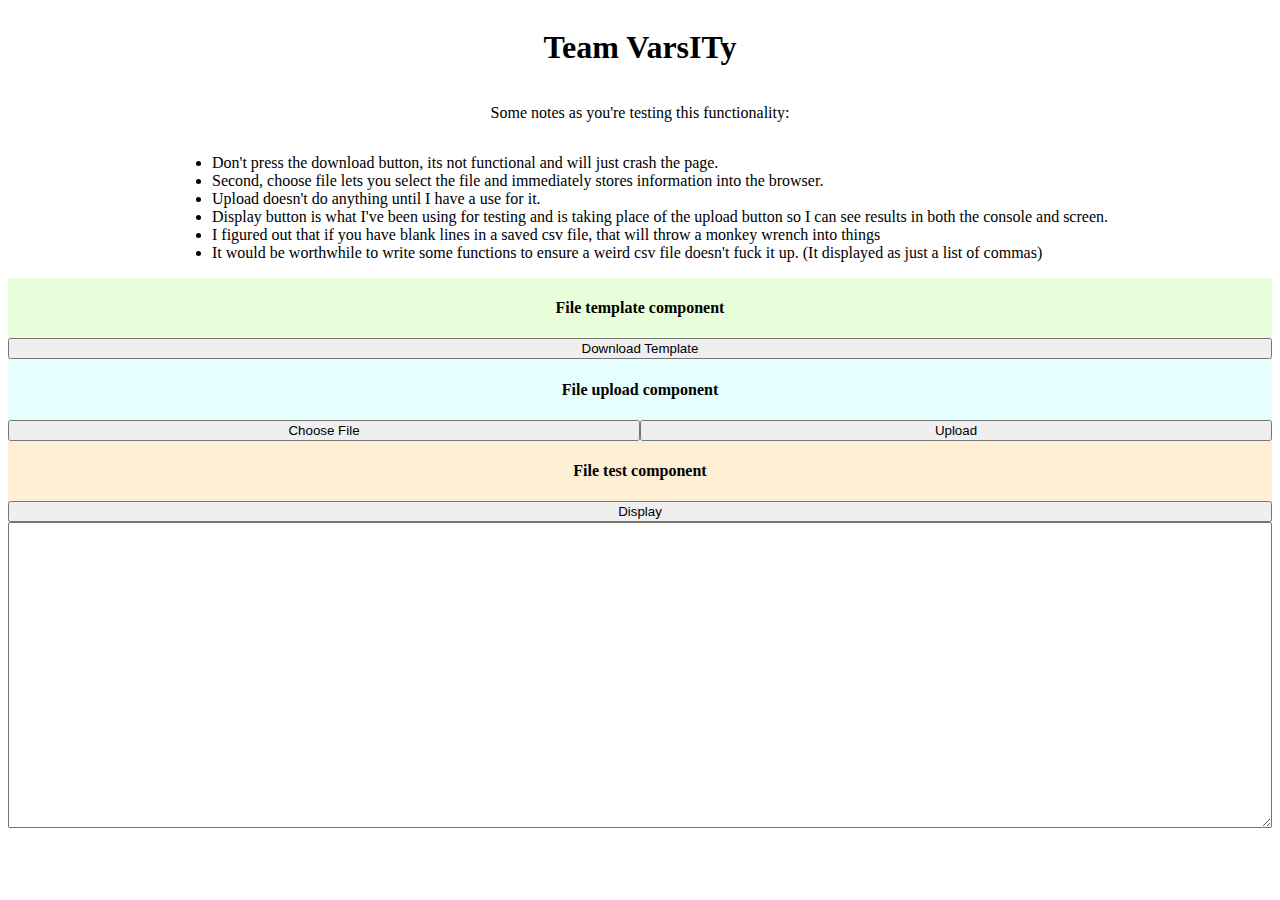
<file: index.html>
<!DOCTYPE html>
<html lang="en">

<head>
    <meta charset="UTF-8">
    <meta http-equiv="X-UA-Compatible" content="IE=edge">
    <meta name="viewport" content="width=device-width, initial-scale=1.0">
    <title>Team VarsITy</title>
    <link rel="stylesheet" href="./main.css" />
</head>
<!-- npm run dev starts server -->
<body>
    <header id="main-header" class="header">
        <div class="container" id="header">
            <h1 id="header-title">Team VarsITy</h1>
            <p> Some notes as you're testing this functionality: </p> 
            <ul>
                <li>Don't press the download button, its not functional and will just crash the page.</li>
                <li>Second, choose file lets you select the file and immediately stores information into the browser.</li>
                <li>Upload doesn't do anything until I have a use for it.</li>
                <li>Display button is what I've been using for testing and is taking place of the upload button so I can see results in both the console and screen.</li>
                <li>I figured out that if you have blank lines in a saved csv file, that will throw a monkey wrench into things</li>
                <li>It would be worthwhile to write some functions to ensure a weird csv file doesn't fuck it up. (It displayed as just a list of commas)</li>
            </ul>
        </div>
    </header>
    <div class="container" id="file">
        <div id="fileTemplate">
            <h4> File template component </h4>
            <div id="template">
                <button id="templateBtn" onclick="download">Download Template</button>
            </div>
        </div>
        <div id="fileUpload">
            <h4> File upload component </h4>
            <div id="ctrlBar">
                <button id="fileBtn">Choose File</button>
                <button id="uploadBtn">Upload</button>
            </div>
        </div>
        <div id="fileTest">
            <h4> File test component </h4>
            <div id="displayTest">
                <!-- Allows you to select a text file and upload for viewing -->
                <button id="displayBtn">Display</button>
                <!-- Separated text file can be shown here -->
                <textarea cols="40" rows="20" id="testOutput"></textarea>
            </div>
        </div>
    </div>
    <!-- JAVASCRIPT -->
    <script>
        // DOWNLOAD TEMPLATE BUTTON
        // Gives functionality to 'Download Template'
        // Imports sample csv data const

        // Source: https://www.javatpoint.com/javascript-create-and-download-csv-file
        const csvFileData =
            [
                ['Brazil', '2020/21', 'Net Importer', 'Import Dependent', 'Stock Increase', 'RUS', '171%', 'Above Average'],
                ['Egypt', '2020/21', 'Net Importer', 'Import Dependent', 'Stock Increase', 'RUS', '320%', 'Above Average'],
                ['Indonesia', '2020/21', 'Net Importer', 'Import Dependent', 'Stock Increase', 'RUS', '133%', 'Above Average'],
                ['Japan', '2020/21', 'Net Importer', 'Import Dependent', 'Stock Increase', 'UA', '143%', 'Above Average'],
                ['Viet Nam', '2020/21', 'Net Importer', 'Import Dependent', 'Stock Decrease', 'RUS', '233%', 'Above Average'],
                ['Republic of Korea', '2020/21', 'Net Importer', 'Import Dependent', 'Stock Increase', 'UA', '208%', 'Above Average'],
                ['United Kingdom', '2020/21', 'Net Importer', 'Import Dependent', 'Stock Decrease', 'UA', '138%', 'Above Average'],
                ['China', '2020/21', 'Net Importer', 'Surplus', 'Stock Decrease', 'RUS', '221%', 'Above Average'],
                ['Nigeria', '2020/21', 'Net Importer', 'Import Dependent', 'Stock Decrease', 'RUS', '11%', 'Below Average'],
                ['South Africa', '2020/21', 'Net Importer', 'Import Dependent', 'Stock Decrease', 'RUS', '41%', 'Below Average'],
                ['Thailand', '2020/21', 'Net Importer', 'Import Dependent', 'Stock Increase', 'RUS', '84%', 'Below Average'],
                ['Mexico', '2020/21', 'Net Importer', 'Import Dependent', 'Stock Increase', 'RUS', '58%', 'Below Average'],
                ['Philippines', '2020/21', 'Net Importer', 'Import Dependent', 'Stock Increase', 'RUS', '95%', 'Below Average'],
                ['Saudi Arabia', '2020/21', 'Net Importer', 'Import Dependent', 'Stock Increase', 'RUS', '46%', 'Below Average'],
                ['Turkey', '2020/21', 'Net Importer', 'Import Dependent', 'Stock Decrease', 'RUS', '62%', 'Below Average'],
                ['Australia', '2020/21', 'Net Exporter', 'Surplus', 'Stock Decrease', 'UA', '48%', 'Below Average'],
                ['Canada', '2020/21', 'Net Exporter', 'Surplus', 'Stock Decrease', 'UA', '63%', 'Below Average'],
                ['European Union', '2020/21', 'Net Exporter', 'Surplus', 'Stock Increase', 'UA', '87%', 'Below Average'],
                ['Argentina', '2020/21', 'Net Exporter', 'Surplus', 'Stock Increase', 'RUS', '27%', 'Below Average'],
                ['India', '2020/21', 'Net Exporter', 'Surplus', 'Stock Decrease', 'RUS', '98%', 'Below Average'],
                ['Kazakhstan', '2020/21', 'Net Exporter', 'Surplus', 'Stock Decrease', 'RUS', '5%', 'Below Average'],
                ['Russian Federation', '2020/21', 'Net Exporter', 'Surplus', 'Stock Decrease', 'RUS', '12%', 'Below Average'],
                ['Ukraine', '2020/21', 'Net Exporter', 'Surplus', 'Stock Increase', 'UA', '37%', 'Below Average'],
                ['United States of America', '2020/21', 'Net Exporter', 'Surplus', 'Stock Increase', 'UA', '72%', 'Below Average'],
            ];

        var button = document.getElementById('templateBtn');
        button.addEventListener('click', download);
        function download() {
            console.log('Should download template');

            // Define the heading for each row of the data
            var csv = 'Country,Year,NET-Import-Exp,Surplus-Deficit,YOY-Stock Decrease in Stock,Leans,FertUsePercentAvg,FertUseBucket\n';

            // Merge the data with CSV
            csvFileData.forEach(function (row) {
                csv += row.join(',');
                csv += "\n";
            });

            // Display the created CSV data on the web browser
            var hiddenElement = document.createElement('a');
            hiddenElement.href = 'data:text/csv;charset=utf-8,' + encodeURI(csv);
            hiddenElement.target = '_blank';

            // Provide the name for the CSV file to be downloaded
            hiddenElement.download = 'DataTemplate.csv'
            hiddenElement.click();
        }
        // DOWNLOAD TEMPLATE BUTTON

        // CHOOSE FILE BUTTON
        // Gives functionality to 'Choose File'
        var button = document.getElementById('fileBtn');
        button.addEventListener('click', select);

        function select() {
            console.log('Should open file dialog');
            var input = document.createElement('input');
            input.type = 'file';

            input.onchange = e => {

                // Getting a hold of the file reference
                var file = e.target.files[0];

                // Setting up the reader
                var reader = new FileReader();
                reader.readAsText(file, 'UTF-8');

                // Writes string read from file to variable called csvString
                reader.onload = readerEvent => {
                    var csvString = readerEvent.target.result;
                    /* TEST CODE
                     * https://zetcode.com/javascript/exceljs/
                    const Excel = require('exceljs');
                    const wb = new ExcelJS.Workbook();
                    const ws = wb.addWorksheet('file');
                    localStorage.csvFile = ws;
                    TEST CODE */
                    // Stores csvString in the browser
                    localStorage.csvText = csvString;
                }
            }
            input.click();
        }
        // CHOOSE FILE BUTTON

        // UPLOAD BUTTON
        // Gives functionality to upload
        var button = document.getElementById('uploadBtn');
        button.addEventListener('click', upload);
        function upload() {
        }
        // UPLOAD BUTTON

        // FILE TEST
        var button = document.getElementById('displayBtn');
        var textarea = document.getElementById('testOutput');

        button.addEventListener('click', () => {
            console.log('Should be displaying text shortly...');
            // Reads in file and splits by line
            const lines = localStorage.csvText.split(/\r\n|\n/);

            // Should be able to insert any localStorage string here
            // and have it display in the text box

            // Headers stores an array of the column descriptors split by the comma
            const headers = lines[0].split(/[,]/);

            // Creates arrays for all rows
            const rows = [];
            for (i = 0; i < lines.length - 2; i++) {
                rows[i] = lines[i + 1].split(/[,]/);
            }

            // Creates two dimensional array
            var grid = new Array(lines.length);
            for (i = 0; i < lines.length; i++) {
                grid[i] = lines[i].split(/[,]/);
            }

            // Test to ensure elements are stored as arrays
            /*
            for (i = 0; i < grid.length; i++) {
                for (k = 0; k < grid[i][k].length; k++) {
                    console.log(`INDEX: ${i} ROW CONTENTS: ${grid[i][k]}`);
                }
            }
            */

            format();

            //_________________________________________________________________________//

            // in order to run the format() function you must have a 2 dimensional array
            // in this example the array is called "studentArray" but should be changed to fit
            // formatter
            function format() {
                var labels = [];
                // iterate through each core element (other than the top row)
                for (var i = 1; i < grid.length; i++) {
                    var row = grid[i];
                    for (var o = 1; o < row.length; o++) {
                        // find labels in the middle (not names)
                        labels.push(row[o]);
                    }
                }

                // remove duplicates from the array
                var labels = labels.filter(removeDuplicates);

                // filter numbers out of the array
                var labels = labels.filter(removeNumbers);

                // labels list is complete

                // create a map that holds labels + names
                const hnxMap = new Map();

                // for each label in the list find the names that go with them
                for (var x = 0; x < labels.length; x++) {
                    // create a list of names that go with the label
                    var names = [];
                    // iterate through the values
                    for (var z = 1; z < grid.length; z++) {
                        var row = grid[z];
                        for (var y = 1; y < row.length; y++) {
                            // if this value is the label that is being looked at
                            if (row[y] == labels[x]) {
                                // add the name corrisponding to the label to its list
                                names.push("\"" + row[0] + "\"");
                            }
                        }
                    }

                    // add the list and the label to the map
                    hnxMap.set(labels[x], names);
                }

                // print results in csv format for the widget
                // declare counters and text
                var counter = 0;
                var text1 = "";
                var text = "";

                // print brackets on the beginning and the end
                for (let [key, value] of hnxMap) {
                    // for each key and value of the map, iterate the counter
                    // print the key and values
                    counter++;
                    text1 = ("\"" + key + "\"" + " : " + "[" + value + "]");

                    // if this is the not the last row put a comma at the end of the row
                    if (counter != labels.length) {
                        text1 += ",";
                    }

                    // print the line of text
                    text = text + text1;
                }
                text1 = "{\n" + text + "\n}";
                localStorage.kienText = text1;
            }

            // removeDuplicates uses the filter function to return only unique values within an array
            function removeDuplicates(value, index, self) {
                return self.indexOf(value) === index;
            }

            function removeNumbers(value, index) {
                if (isNaN(value.charAt(0))) {
                    return index;
                }
            }

            // Textarea used as my visual tester
            /*
            var printer = headers.join(" * ");
            printer += "\n --------------------------------------------------------------------------------------------------------------- \n";
            for (i = 0; i < rows.length; i++) {
                //console.log(`Value of I is ${i}`);
                for (k = 0; k < rows[i].length; k++) {
                    printer += rows[i].join(" * ");
                    if (k = rows.length - 1) {
                        printer += "\n --------------------------------------------------------------------------------------------------------------- \n";
                    }
                }
            }
            */
            textarea.value = localStorage.kienText;

        });
    </script>
    <!-- JAVASCRIPT -->
</body>

</html>
</file>
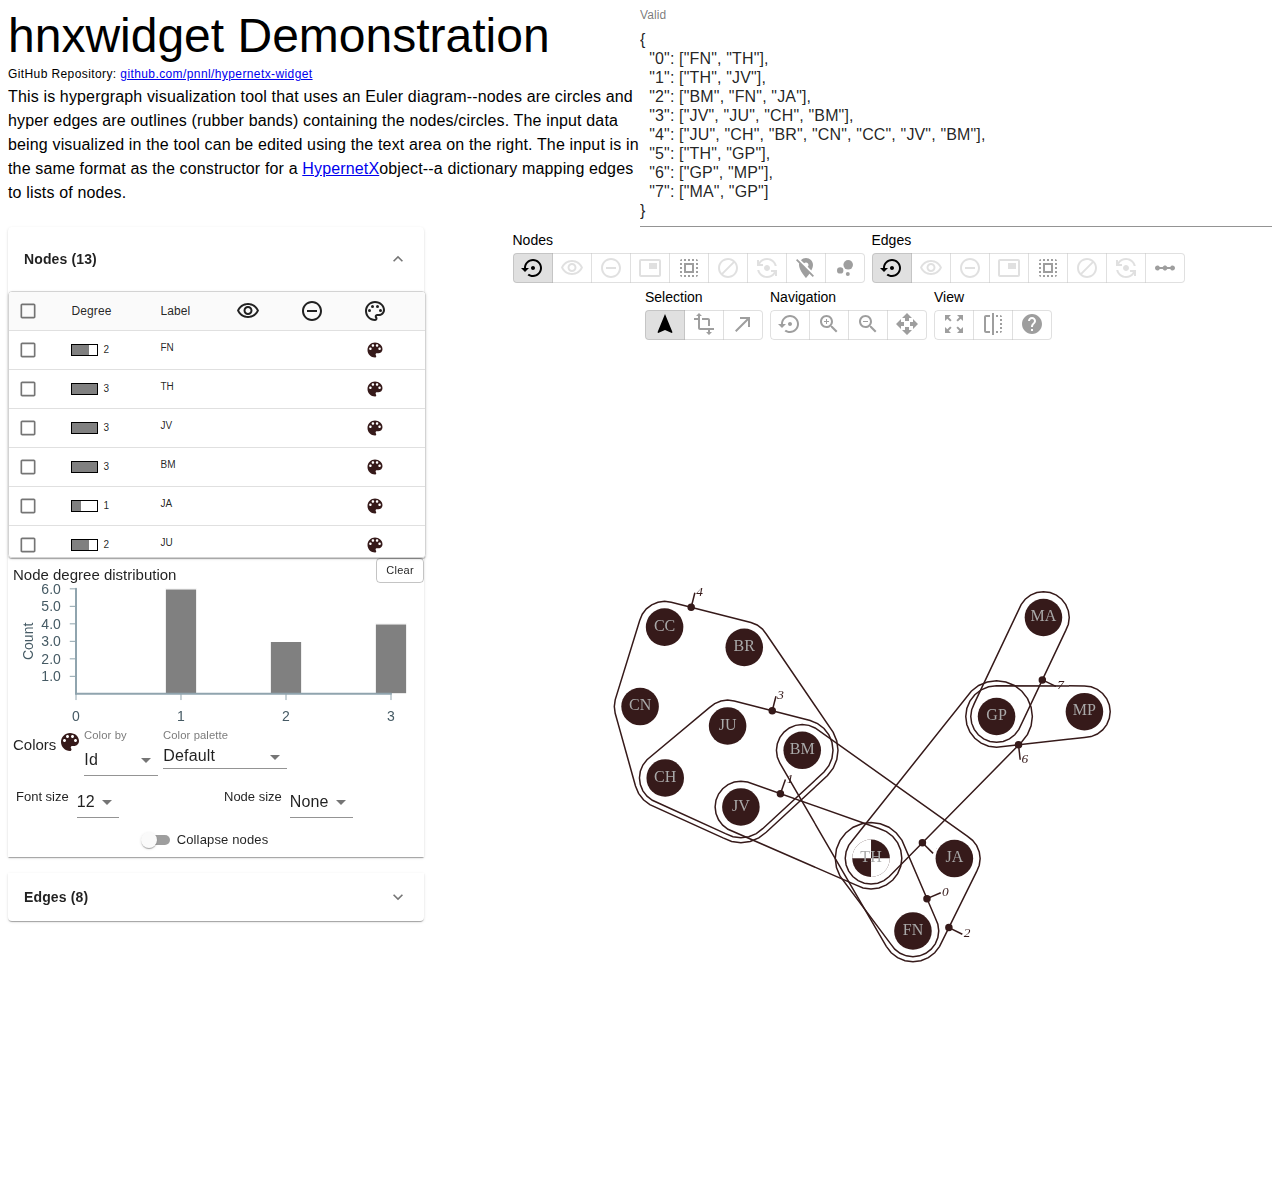
<file: widget/hypernetx-widget/widget.html>
<!doctype html>
<html lang="en">
<head>
    <meta charset="utf-8">
    <meta name="viewport" content="width=device-width,initial-scale=1,shrink-to-fit=no">
    <meta http-equiv="x-ua-compatible" content="ie=edge">
    <title>hnx-widget 0.1.0-beta.4 Demo</title>
    <link href="demo.53ddd5fe.css" rel="stylesheet">
</head>
<body>
    <div id="demo"></div>
    <script>
        !function (e) {
            function r(r) {
                for (var n, l, f = r[0], i = r[1], a = r[2], c = 0, s = []; c < f.length; c++)
                    l = f[c],
                        Object.prototype.hasOwnProperty.call(o, l) && o[l] && s.push(o[l][0]),
                        o[l] = 0;
                for (n in i)
                    Object.prototype.hasOwnProperty.call(i, n) && (e[n] = i[n]);
                for (p && p(r); s.length;)
                    s.shift()();
                return u.push.apply(u, a || []), t()
            }
            function t() {
                for (var e, r = 0; r < u.length; r++) {
                    for (var t = u[r], n = !0, f = 1; f < t.length; f++) {
                        var i = t[f];
                        0 !== o[i] && (n = !1)
                    } n && (u.splice(r--, 1), e = l(l.s = t[0]))
                } return e
            }
            var n = {},
                o = { 1: 0 },
                u = [];
            function l(r) {
                if (n[r])
                    return n[r].exports;
                var t = n[r] = {
                    i: r,
                    l: !1,
                    exports: {}
                };
                return e[r].call(t.exports, t, t.exports, l),
                    t.l = !0,
                    t.exports
            }
            l.m = e,
                l.c = n,
                l.d = function (e, r, t) {
                    l.o(e, r) || Object.defineProperty(e, r, {
                        enumerable: !0, get: t
                    })
                },
                l.r = function (e) {
                    "undefined" != typeof Symbol &&
                        Symbol.toStringTag &&
                        Object.defineProperty(e, Symbol.toStringTag, {
                            value: "Module"
                        }),
                        Object.defineProperty(e, "__esModule", {
                            value: !0
                        })
                },
                l.t = function (e, r) {
                    if (1 & r && (e = l(e)), 8 & r)
                        return e;
                    if (4 & r && "object" == typeof e && e && e.__esModule)
                        return e;
                    var t = Object.create(null);
                    if (l.r(t), Object.defineProperty(t, "default", { enumerable: !0, value: e }), 2 & r && "string" != typeof e)
                        for (var n in e) l.d(t, n, function (r) {
                            return e[r]
                        }.bind(null, n));
                    return t
                },
                l.n = function (e) {
                    var r = e && e.__esModule ? function () {
                        return e.default
                    } : function () {
                        return e
                    }; return l.d(r, "a", r), r
                },
                l.o = function (e, r) {
                    return Object.prototype.hasOwnProperty.call(e, r)
                },
                l.p = "";
            var f = window.webpackJsonp = window.webpackJsonp || [],
                i = f.push.bind(f);
            f.push = r,
                f = f.slice();
            for (var a = 0; a < f.length; a++)
                r(f[a]);
            var p = i;
            t()
        }([]);
    </script>
    <script src="demo.430e3b8f.js"></script>
</body>
</html>
</file>
<file: main.css>
/* General page styling */
div {
    display: flex;
    flex-direction: column;
    align-items: center;
}

#file {
    width: 100%;
}

button {

}
/* General page styling */

/* File TEMPLATE component */
#fileTemplate {
    width: 100%;
    background-color: #e9ffdb;
}
#template {
    width: 100%;
}
#templateBtn {
    width: 100%;
}
/* File TEMPLATE component */

/* File UPLOAD component */
#fileUpload {
    width: 100%;
    background-color: #e7feff;
}
#ctrlBar {
    display: grid;
    grid-template-columns: repeat(2, 1fr);
    width: 100%;
}
/* File UPLOAD component */

/* File TEST component */
#fileTest {
    width: 100%;
    background-color: #ffefd5;
}
#displayTest {
    display: grid;
    width: 100%;
}
#testOutput {
    height: 300px;
}
/* File TEST component */
</file>
<file: widget/hypernetx-widget/demo.53ddd5fe.css>
svg.navigable-svg > rect.navigation-handle {
    fill-opacity: 0;
    stroke: #000
}

    svg.navigable-svg > rect.navigation-handle.pan {
        cursor: move
    }

    svg.navigable-svg > rect.navigation-handle.zoom-in {
        cursor: -webkit-zoom-in;
        cursor: zoom-in
    }

    svg.navigable-svg > rect.navigation-handle.zoom-out {
        cursor: -webkit-zoom-out;
        cursor: zoom-out
    }

.hnx-widget-view svg {
    -webkit-user-select: none;
    -ms-user-select: none;
    user-select: none
}

.hnx-widget-view .nodes .fixed .internal {
    stroke: grey;
    stroke-width: 3;
    stroke-dasharray: 6,3
}

.hnx-widget-view .edges .fixed rect {
    stroke-width: 3;
    stroke-dasharray: 6,3
}

.hnx-widget-view .nodes {
    cursor: pointer
}

    .hnx-widget-view .nodes .internal {
        fill: #fff
    }

    .hnx-widget-view .nodes .selected circle.bottom, .hnx-widget-view .nodes g:hover circle.bottom {
        stroke: #000;
        stroke-width: 4;
        fill-opacity: .2
    }

    .hnx-widget-view .nodes .selected {
        cursor: move
    }

    .hnx-widget-view .nodes .top {
        visibility: hidden;
        pointer-events: none
    }

    .hnx-widget-view .nodes .error .top {
        visibility: inherit
    }

#checkerboard rect:nth-child(3n) {
    fill-opacity: 0
}

#checkerboard rect {
    fill: #fff
}

.hnx-widget-view .nodes text {
    fill: #a9a9a9;
    alignment-baseline: middle;
    text-anchor: middle;
    pointer-events: none
}

.hnx-widget-view .edges {
    stroke-width: 1.5
}

    .hnx-widget-view .edges text {
        alignment-baseline: middle;
        text-anchor: middle;
        font-style: italic;
        stroke-width: 0
    }

    .hnx-widget-view .edges path {
        pointer-events: visibleStroke;
        stroke-width: 1.5;
        fill-opacity: 0
    }

.hnx-widget-view .bipartite.edges rect {
    fill-opacity: 1;
    fill: #fff;
    stroke-width: 1.5
}

.hnx-widget-view .edges :hover path, .hnx-widget-view .edges :hover rect {
    fill-opacity: .5;
    fill: inherit;
    stroke-width: 3;
    cursor: pointer
}

.hnx-widget-view .edges .selected path, .hnx-widget-view .edges .selected rect {
    fill: inherit;
    stroke-width: 5;
    fill-opacity: .2
}

.hnx-widget-view table.hnx-tooltip {
    border: 1px solid #000;
    background: hsla(0,0%,100%,.75);
    margin: .5em;
    padding: .5em;
    max-width: 150px;
    border-collapse: unset;
    border-spacing: unset
}

.hnx-widget-view table th {
    text-align: center
}

.hnx-widget-view table td, .hnx-widget-view table th {
    padding: inherit
}

    .hnx-widget-view table td:first-child {
        padding-right: .5em
    }

.hnx-widget-view .hiddenState {
    opacity: .1
}

.hnx-widget-view .edge-brush rect.handle, .hnx-widget-view .edge-brush rect.selection {
    visibility: hidden
}

.hnx-widget-view .edge-brush line {
    stroke: #d3d3d3;
    stroke-width: 1px
}

.tableCont {
    width: 490px;
    height: 300px;
    overflow-y: auto
}

.hideButton {
    visibility: hidden
}

.hoverShowButton:hover .hideButton {
    visibility: visible
}

.showButton {
    visibility: visible
}

.hbarCont {
    border: .1mm solid #000;
    width: 25px;
    margin-right: 5px;
    display: inline-block
}

.hbar {
    min-width: 1px;
    height: 1em;
    background-color: grey
}

.barChart {
    display: inline-block;
    border: .1mm solid #fff;
    background-color: #42a5f5;
    width: 9px;
    max-height: inherit;
    min-height: 1px
}

.palettePopUp {
    position: absolute;
    z-index: 5;
    top: 120px;
    left: 310px
}

.popover-allColors {
    position: absolute;
    z-index: 999;
    bottom: 5px;
    left: 100px
}

.bar {
    display: inline-block;
    border: .1mm solid #fff;
    background-color: #42a5f5;
    width: 9px;
    max-height: inherit;
    min-height: 1px
}

.cover {
    position: fixed;
    top: 0;
    right: 0;
    bottom: 0;
    left: 0
}

.colorButtonCont, .colorSetting {
    display: -webkit-flex;
    display: flex;
    -webkit-flex-direction: row;
    flex-direction: row
}

.colorButtonCont {
    width: 100%;
    padding-top: 10px;
    -webkit-justify-content: flex-start;
    justify-content: flex-start
}

.MenuItem, .MenuItem.selected {
    color: #00f
}

.box {
    width: 95%;
    display: inline-block;
    opacity: .7
}

.stack-top {
    padding: 3px;
    top: 10%;
    position: absolute;
    color: #404040
}
/*# sourceMappingURL=demo.53ddd5fe.css.map */
</file>
